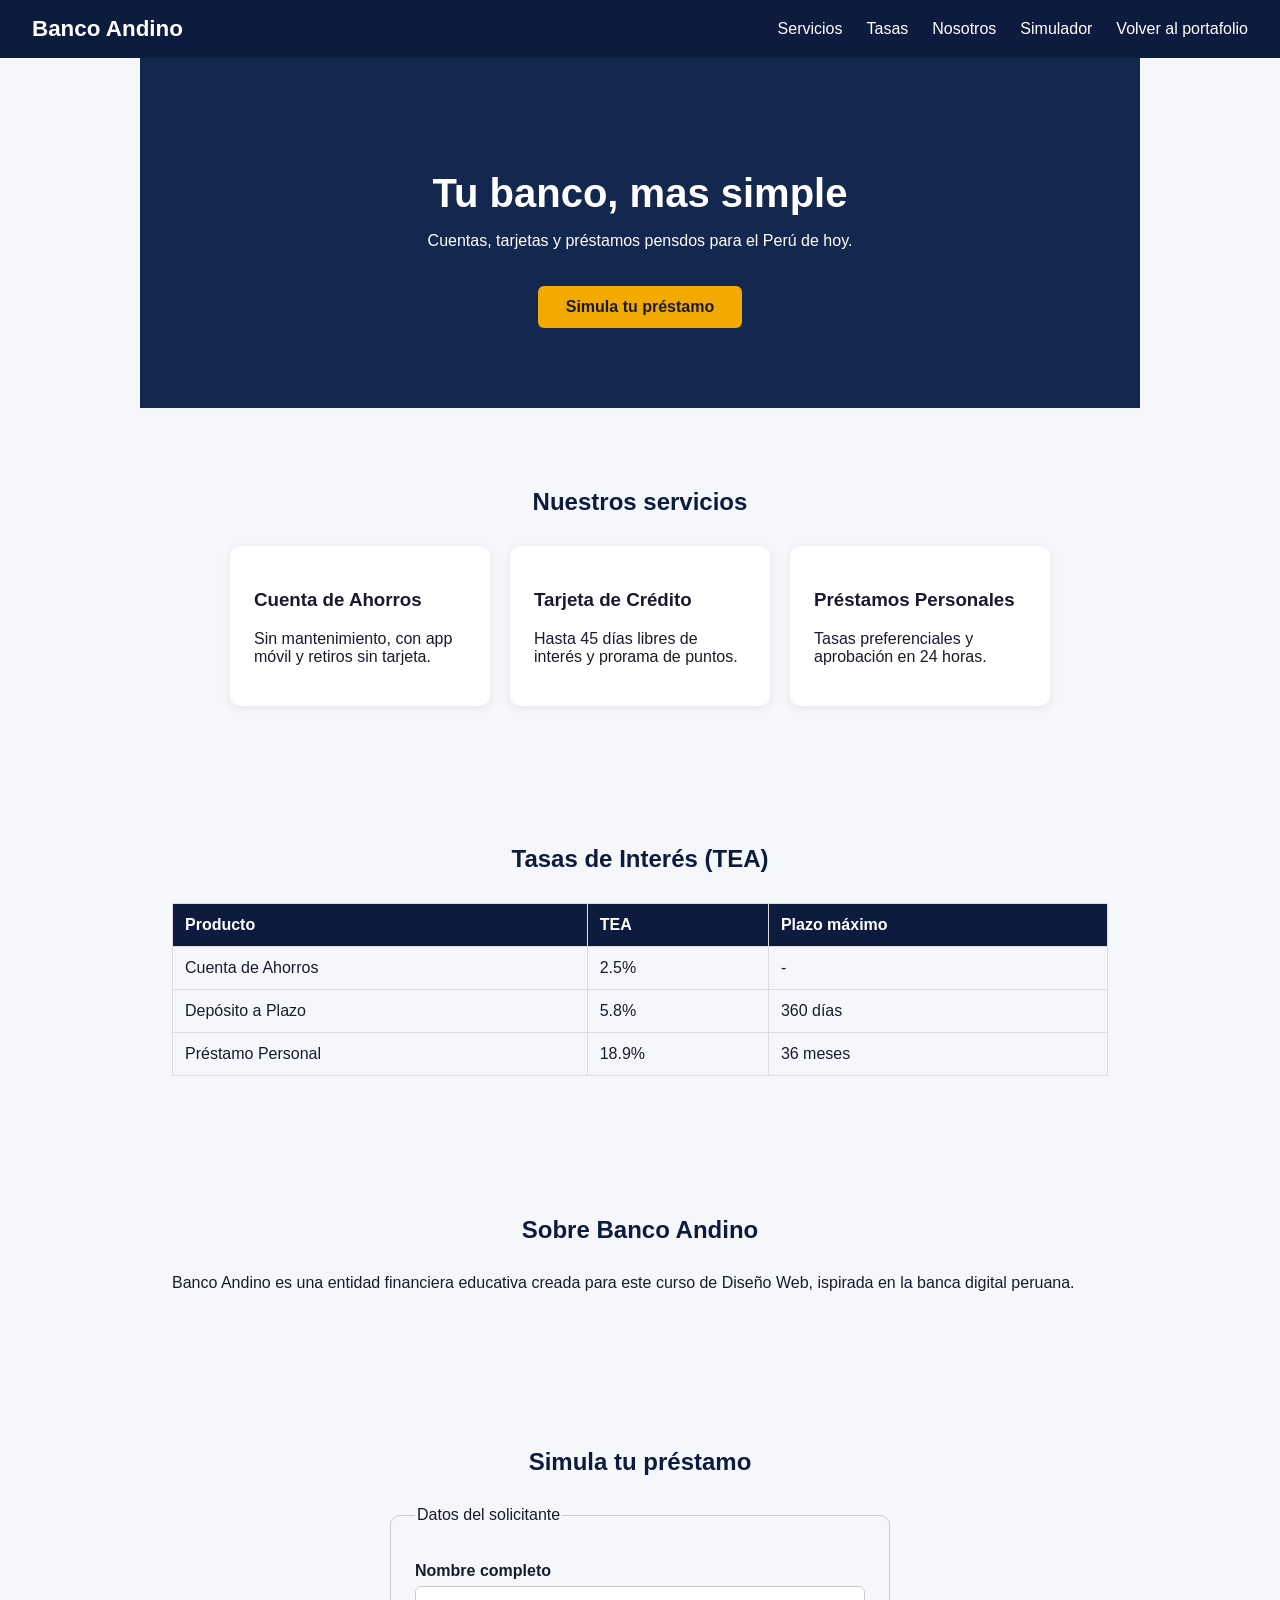
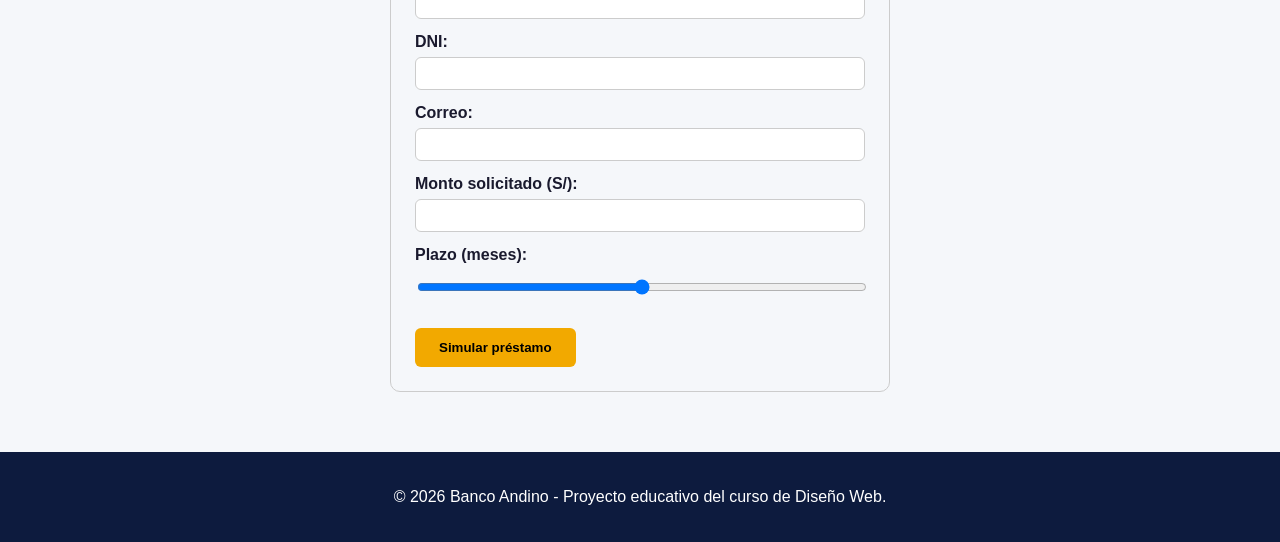
<file: html/banco.html>
<!DOCTYPE html>
<html  lang="es">
    <head>
        <meta charset="UTF-8">
        <meta name="viewport" content="width=device-width, initial-scale=1.0">
        <meta name="description" content="Banco Andino - Banca simpe y confiable">
        <title>Banco Andino</title>
        <link rel="stylesheet" href="../css/banco.css">
    </head>
    <body>
        <header>
            <div class="logo">Banco Andino</div>
            <nav>
                <ul>
                    <li><a href="#servicios">Servicios</a></li>
                    <li><a href="tasas">Tasas</a></li>
                    <li><a href="#nosotros">Nosotros</a></li>
                    <li><a href="#contacto">Simulador</a></li>
                    <li><a href="../index.html"> Volver al portafolio</a></li>
                </ul>
            </nav>
        </header>

        <main>
            <section class="hero">
                <h1>Tu banco, mas simple</h1>
                <p>Cuentas, tarjetas y préstamos pensdos para el Perú de hoy.</p>
                <a href="#contacto" class="btn">Simula tu préstamo</a>
            </section>

            <section id="servicios">
                <h2>Nuestros servicios</h2>
                <div class="servicios-grid">
                    <article class="servicio-card">
                        <h3>Cuenta de Ahorros</h3>
                        <p>Sin mantenimiento, con app móvil y retiros sin tarjeta.</p>
                    </article>
                    <article class="servicio-card">
                        <h3>Tarjeta de Crédito</h3>
                        <p>Hasta 45 días libres de interés y prorama de puntos.</p>
                    </article>
                    <article class="servicio-card">
                        <h3>Préstamos Personales</h3>
                        <p>Tasas preferenciales y aprobación en 24 horas.</p>
                    </article>
                </div>
            </section>

            <section id="tasas">
                <h2>Tasas de Interés (TEA)</h2>
                <table>
                    <thead>
                        <tr>
                            <th scope="col">Producto</th>
                            <th scope="col">TEA</th>
                            <th scope="col">Plazo máximo</th>
                        </tr>
                    </thead>
                    <tbody>
                        <tr>
                            <td>Cuenta de Ahorros</td>
                            <td>2.5%</td>
                            <td>-</td>
                        </tr>
                        <tr>
                            <td>Depósito a Plazo</td>
                            <td>5.8%</td>
                            <td>360 días</td>
                        </tr>
                        <tr>
                            <td>Préstamo Personal</td>
                            <td>18.9%</td>
                            <td>36 meses</td>
                        </tr>
                    </tbody>
                </table>
            </section>

            <section id="nosotros">
                <h2>Sobre Banco Andino</h2>
                <p>Banco Andino es una entidad financiera educativa creada para este curso de Diseño Web, ispirada
                    en la banca digital peruana.</p>
            </section>

            <section id="contacto">
                <h2>Simula tu préstamo</h2>
                <form>
                    <fieldset>
                        <legend>Datos del solicitante</legend>

                        <label for="nombre">Nombre completo</label>
                        <input type="text" id="nombre" name="nombre" requiered>

                        <label for="dni">DNI:</label>
                        <input type="text" id="dni" name="dni" pattern="[0-9]{8}" maxlength="8" requiered>

                        <label for="correo">Correo:</label>
                        <input type="email" id="correo" name="correo" requiered>

                        <label for="monto">Monto solicitado (S/):</label>
                        <input type="number" id="monto" name="monto" min="500" max="50000" step="100">

                        <label for="plazo">Plazo (meses):</label>
                        <input type="range" id="plazo" name="plazo" min="36">

                        <input type="submit" value="Simular préstamo">
                    </fieldset>
                </form>
            </section>
        </main>

        <footer>
            <p>&copy; 2026 Banco Andino - Proyecto educativo del curso de Diseño Web.</p>
        </footer>
    </body>
</html>
</file>
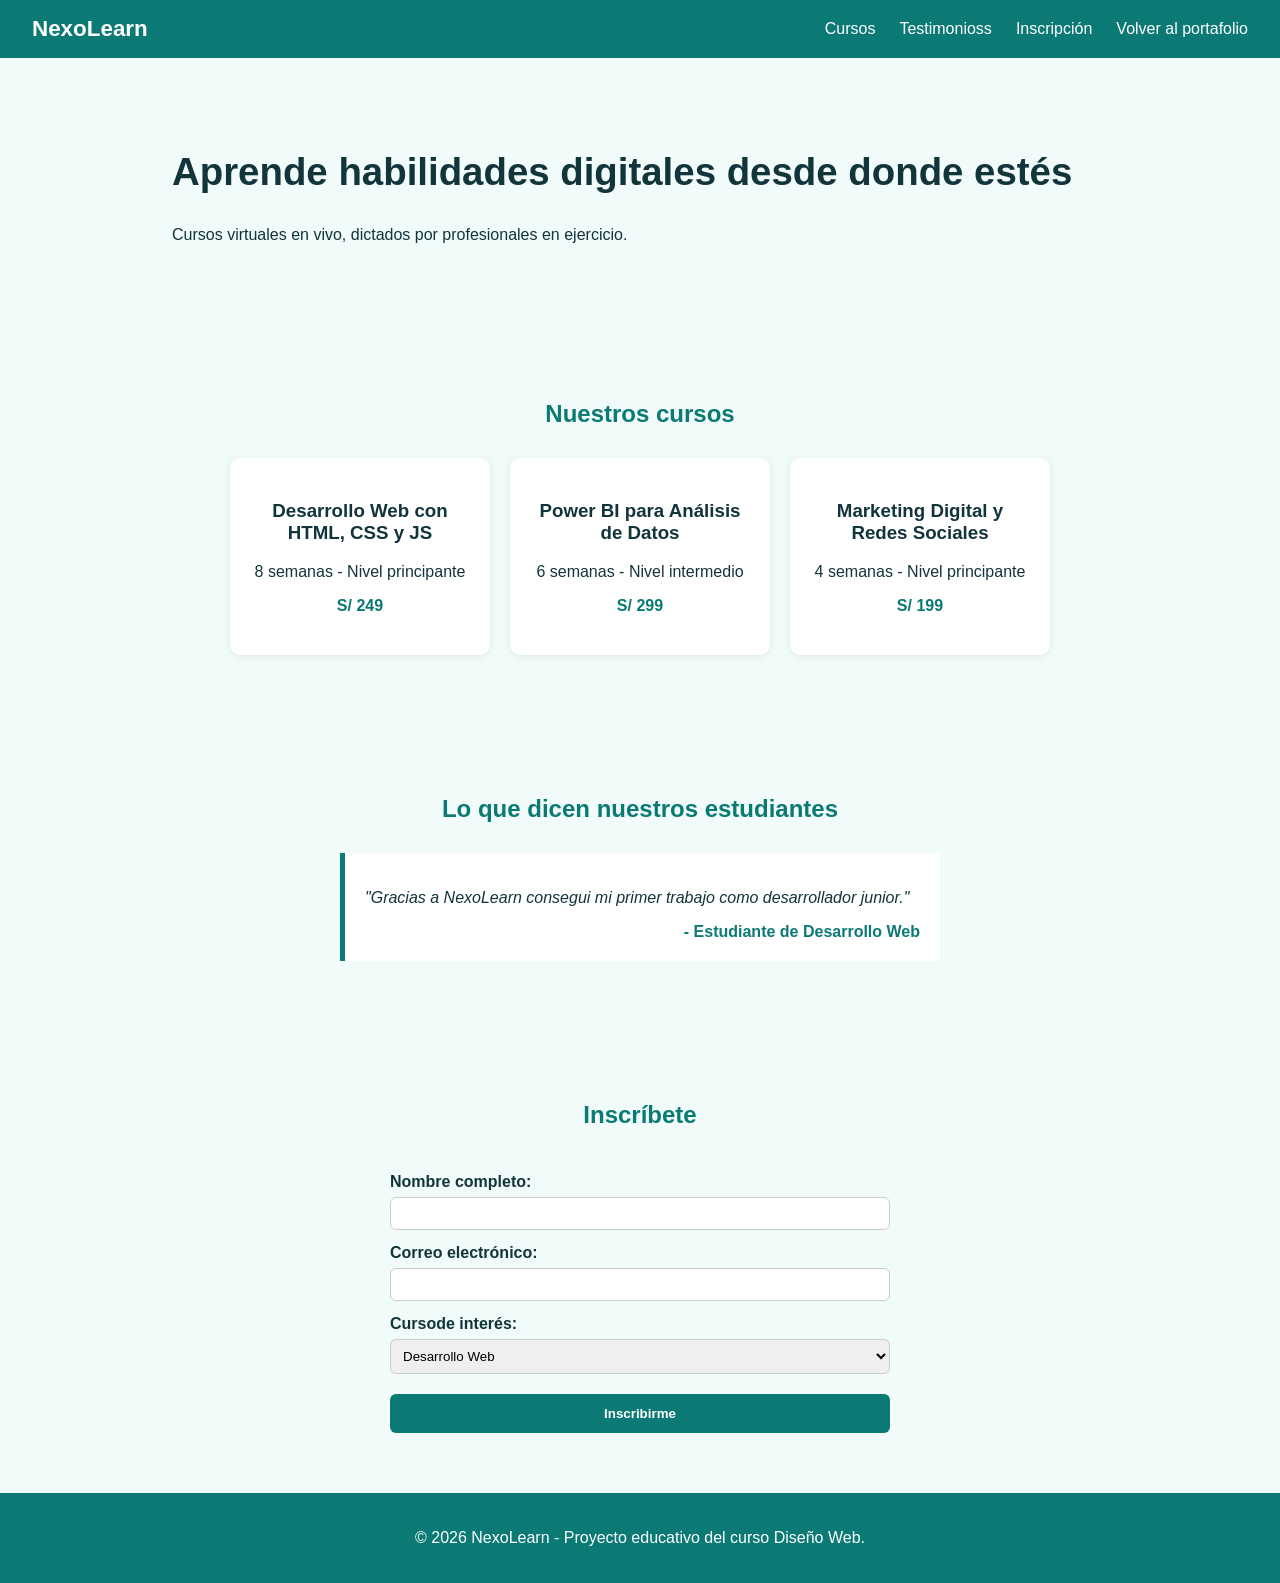
<file: html/capacitacion_virtual.html>
<!DOCTYPE html>
<html lang="es">
    <head>
        <meta charset="UTF-8">
        <meta name="viewport" content="width=device-width, initial-scale=1.0">
        <meta name="descrption" content="NexoLearn - Capacitación y Cursos Virtuales">
        <title>NexoLearn - Capacitación Virtual</title>
        <link rel="stylesheet" href="../css/capacitacion_virtual.css">
    </head>
    <body>
        <header>
            <div class="logo">NexoLearn</div>
            <nav>
                <ul>
                    <li><a href="#cursos">Cursos</a></li>
                    <li><a href="#testimonios">Testimonioss</a></li>
                    <li><a href="#inscripcion">Inscripción</a></li>
                    <li><a href="../index.html"> Volver al portafolio</a></li>
                </ul>
            </nav>
        </header>

        <main>
            <section class="hero">
                <h1>Aprende habilidades digitales desde donde estés</h1>
                <p>Cursos virtuales en vivo, dictados por profesionales en ejercicio.</p>
            </section>

            <section id="cursos">
                <h2>Nuestros cursos</h2>
                <div class="cursos-grid">

                    <article class="curso-card">
                        <h3>Desarrollo Web con HTML, CSS y JS</h3>
                        <p>8 semanas - Nivel principante</p>
                        <p class="precio">S/ 249</p>
                    </article>

                    <article class="curso-card">
                        <h3>Power BI para Análisis de Datos</h3>
                        <p>6 semanas - Nivel intermedio</p>
                        <p class="precio">S/ 299</p> 
                    </article>

                    <article class="curso-card">
                        <h3>Marketing Digital y Redes Sociales</h3>
                        <p>4 semanas - Nivel principante</p>
                        <p class="precio">S/ 199</p>
                    </article>

                </div>
            </section>

            <section id="testiomonios">
                <h2>Lo que dicen nuestros estudiantes</h2>
                <blockquote>
                    <p>"Gracias a NexoLearn consegui mi primer trabajo como desarrollador junior."</p>
                    <cite>- Estudiante de Desarrollo Web</cite>
                </blockquote>
            </section>

            <section id="inscripcion">
                <h2>Inscríbete</h2>
                <form>
                    <label for="nombre">Nombre completo:</label>
                    <input type="text" id="nombre" name="nombre" requiered>

                    <label for="correo">Correo electrónico:</label>
                    <input type="email" id="correo" name="correo" requiered>

                    <label for="curso">Cursode interés:</label>
                    <select id="curso" name="curso">
                        <option value="web">Desarrollo Web</option>
                        <option value="bi">Power BI</option>
                        <option value="marketing">Marketing Digital</option>
                    </select>

                    <input type="submit" value="Inscribirme">
                </form>
            </section>
        </main>

        <footer>
            <p>&copy; 2026 NexoLearn - Proyecto educativo del curso Diseño Web.</p>
        </footer>
    </body>
</html>
</file>
<file: css/banco.css>
* {
    box-sizing: border-box;
}

body {
    font-family: 'Segoe UI', Arial, sans-serif;
    margin: 0;
    color: #1a1a2e;
    background-color: #f5f7fa;
}

header {
    display: flex;
    justify-content: space-between;
    align-items: center;
    background-color: #0d1b3e;
    color: white;
    padding: 16px 32px;
}

.logo {
    font-size: 1.4rem;
    font-weight: bold;
}

header nav ul {
    list-style: none;
    display: flex;
    gap: 24px;
    margin: 0;
    padding: 0;
}

header nav a {
    color: white;
    text-decoration: none;
}

header nav a:hover {
    text-decoration: underline;
}

.hero {
    background-color: #14274e;
    color: white;
    text-align: center;
    padding: 80px 20px;
}

.hero h1 {
    font-size: 2.5rem;
    margin-bottom: 10px;
}

.btn {
    display: inline-block;
    margin-top: 20px;
    padding: 12px 28px;
    background-color: #f2a900;
    color: #1a1a2e;
    border-radius: 6px;
    text-decoration: none;
    font-weight: bold;
}

section {
    padding: 60px 32px;
    max-width: 1000px;
    margin: 0 auto;
}

h2 {
    color: #0d1b3e;
    text-align: center;
    margin-bottom: 30px;
}

.servicios-grid {
    display: flex;
    flex-wrap: wrap;
    gap: 20px;
    justify-content: center;
}

.servicio-card {
    background-color: white;
    border-radius: 10px;
    padding: 24px;
    width: 260px;
    box-shadow: 0 2px 8px rgba(0, 0, 0, 0.08);
}

table {
    width: 100%;
    border-collapse: collapse;
}

th,
td {
    padding: 12px;
    border: 1px solid #ddd;
    text-align: left;
}

th {
    background-color: #0d1b3e;
    color: white;
}

form fieldset {
    border: 1px solid #ccc;
    border-radius: 10px;
    padding: 24px;
    max-width: 500px;
    margin: 0 auto;
}

form label {
    display: block;
    margin-top: 14px;
    font-weight: bold;
}

form input {
    width: 100%;
    padding: 8px;
    margin-top: 6px;
    border-radius: 6px;
    border: 1px solid #ccc;
}

form input[type="submit"] {
    margin-top: 20px;
    width: auto;
    background-color: #f2a900;
    border: none;
    padding: 12px 24px;
    font-weight: bold;
    cursor: pointer;
    border-radius: 6px;
}

footer {
    background-color: #0d1b3e;
    color: white;
    text-align: center;
    padding: 20px;
}
</file>
<file: css/capacitacion_virtual.css>
* {
    box-sizing: border-box;
}

body {
    font-family: 'Segoe UI', Arial, sans-serif;
    margin: 0;
    background-color: #f0fbfa;
    color: #12343b;
}

header {
    display: flex;
    justify-content: space-between;
    align-items: center;
    background-color: #0b7a75;
    color: white;
    padding: 16px 32px;
}

.logo {
    font-size: 1.4rem;
    font-weight: bold;
}

header nav ul {
    list-style: none;
    display: flex;
    gap: 24px;
    margin: 0;
    padding: 0;
}

header nav a {
    color: white;
    text-decoration: none;
}

header nav a:hover {
    text-decoration: underline;
}

.hero h1 {
    font-size: 2.4rem;
}

section {
    padding: 60px 32px;
    max-width: 1000px;
    margin: 0 auto;
}

h2 {
    text-align: center;
    color: #0b7a75;
    margin-bottom: 30px;
}

.cursos-grid {
    display: flex;
    flex-wrap: wrap;
    gap: 20px;
    justify-content: center;
}

.curso-card {
    background-color: white;
    border-radius: 10px;
    padding: 24px;
    width: 260px;
    text-align: center;
    box-shadow: 0 2px 8px rgba(0, 0, 0, 0.08);
}

.precio {
    font-weight: bold;
    color: #0b7a75;
}

blockquote {
    background-color: white;
    border-left: 5px solid #0b7a75;
    padding: 20px;
    font-style: italic;
    max-width: 600px;
    margin: 0 auto;
}

blockquote cite {
    display: block;
    margin-top: 10px;
    font-style: normal;
    font-weight: bold;
    color: #0b7a75;
    text-align: right;
}

form {
    max-width: 500px;
    margin: 0 auto;
    display: flex;
    flex-direction: column;
}

form label {
    margin-top: 14px;
    font-weight: bold;
}

form input,
form select {
    padding: 8px;
    margin-top: 6px;
    border-radius: 6px;
    border: 1px solid #ccc;
}

form input[type="submit"] {
    margin-top: 20px;
    background-color: #0b7a75;
    color: white;
    border: none;
    padding: 12px;
    border-radius: 6px;
    font-weight: bold;
    cursor: pointer;
}

footer {
    background-color: #0b7a75;
    color: white;
    text-align: center;
    padding: 20px;
}
</file>
